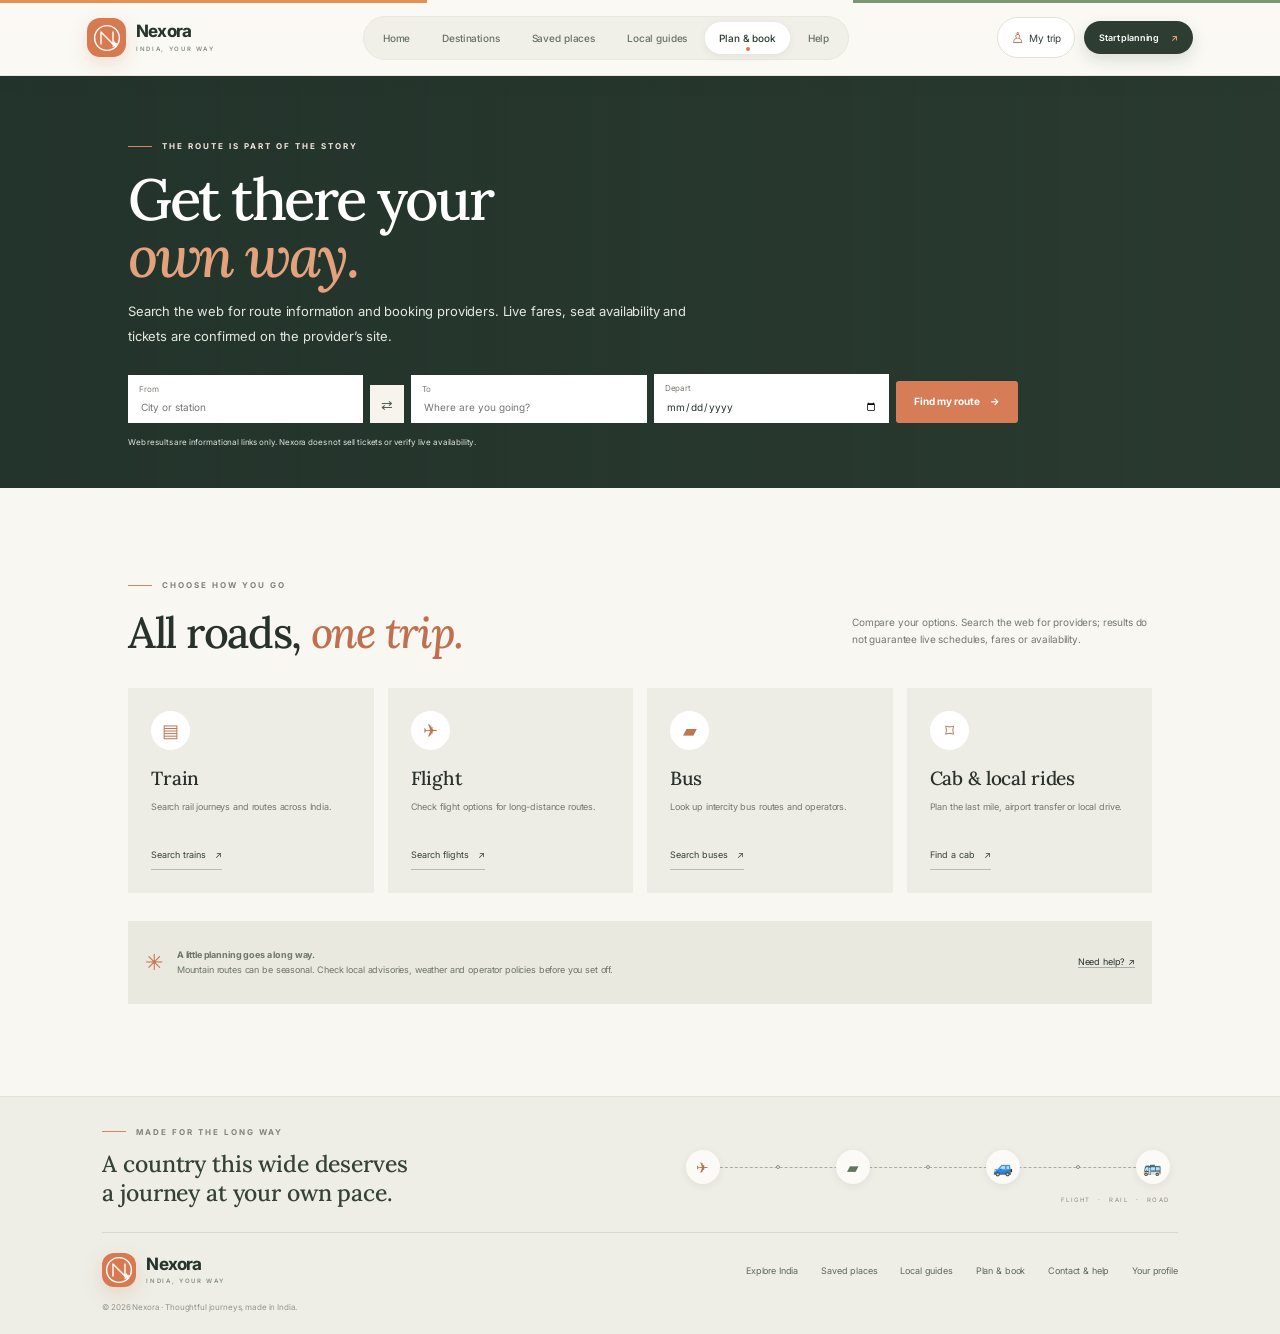
<file: booking.html>
<!doctype html><html lang="en"><head><meta charset="UTF-8"><meta name="viewport" content="width=device-width,initial-scale=1"><meta name="theme-color" content="#f8f7f2"><title>Plan & Book Travel — Nexora</title><link rel="preconnect" href="https://fonts.googleapis.com"><link rel="preconnect" href="https://fonts.gstatic.com" crossorigin><link href="https://fonts.googleapis.com/css2?family=DM+Sans:wght@400;500;600;700&family=Inter:wght@400;500;600;700;800&family=Lora:ital,wght@0,500;0,600;1,500;1,600&family=Open+Sans:wght@400;600;700&family=Roboto:wght@400;500;700&display=swap" rel="stylesheet"><link rel="stylesheet" href="style.css"><link rel="icon" type="image/svg+xml" href="/favicon.svg"></head><body><div id="app"></div><script src="supabase-config.js"></script><script src="places.js"></script><script src="script.js"></script></body></html>
</file>
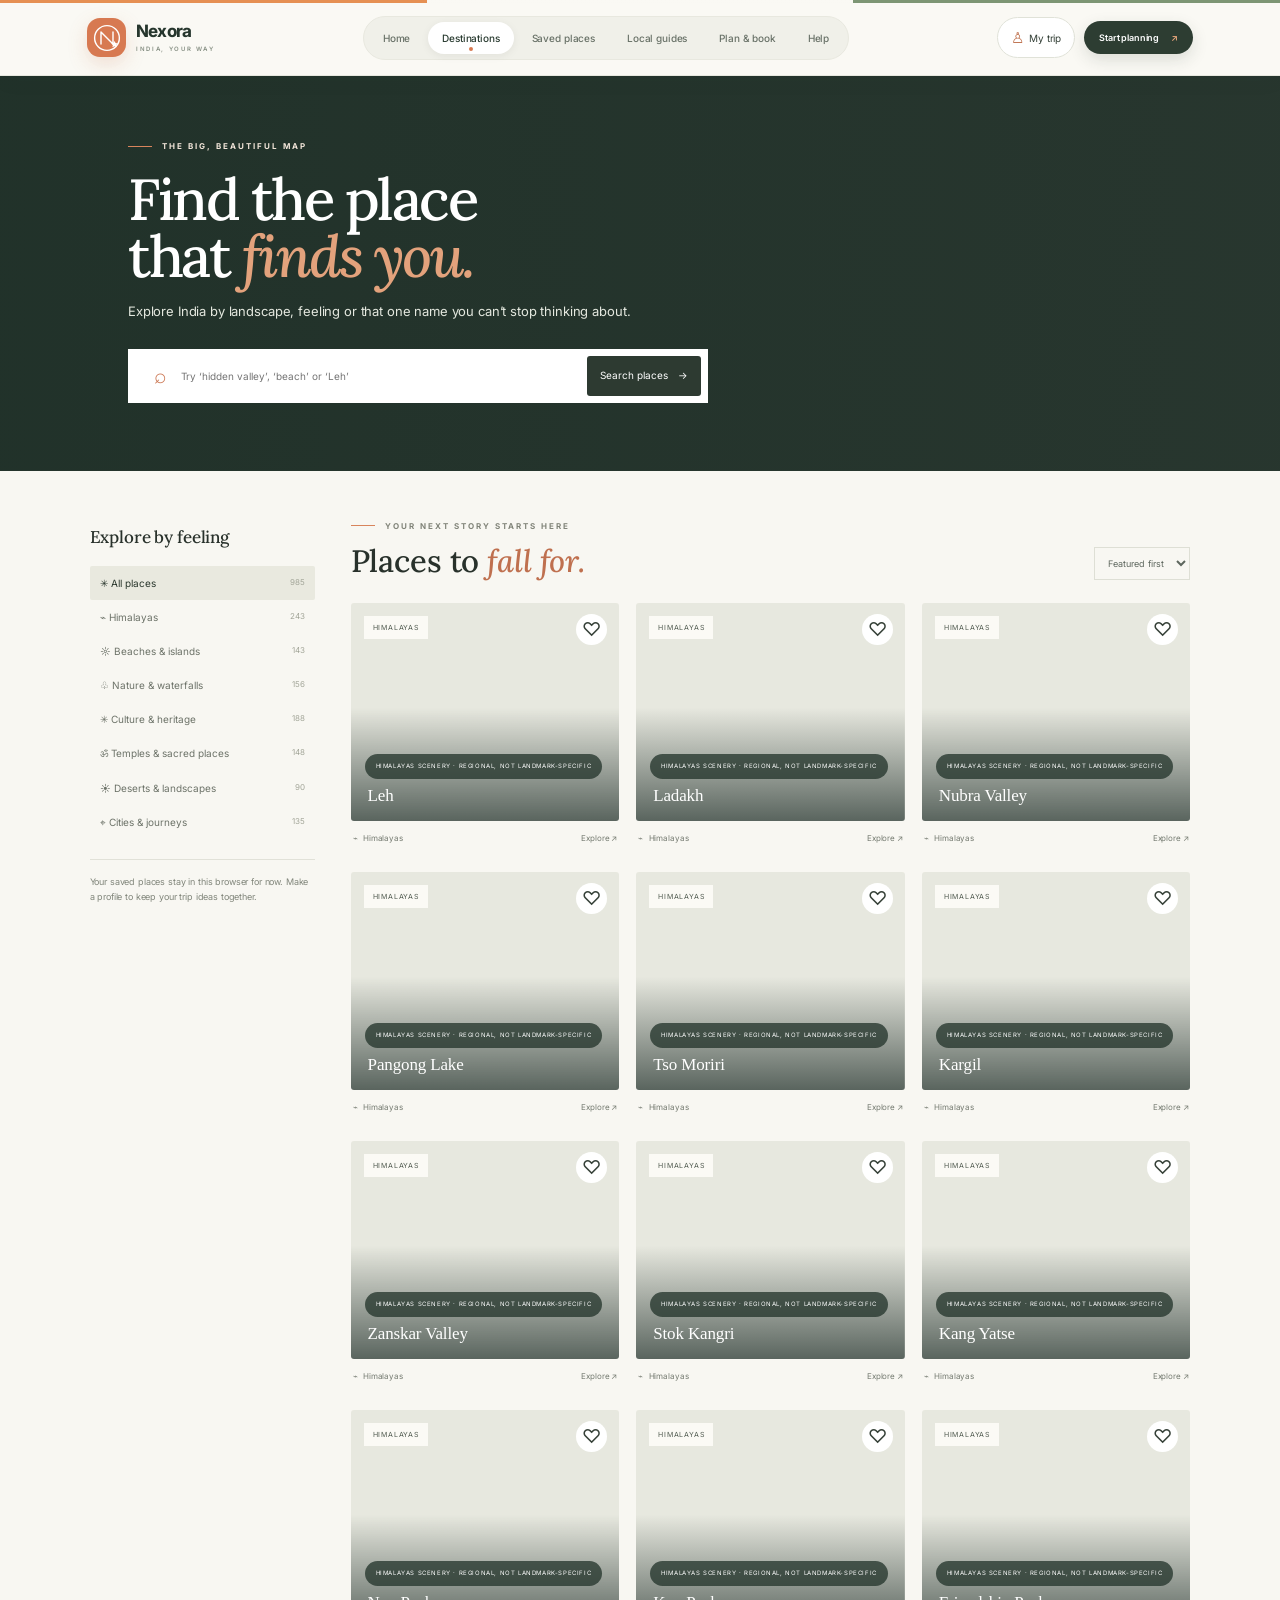
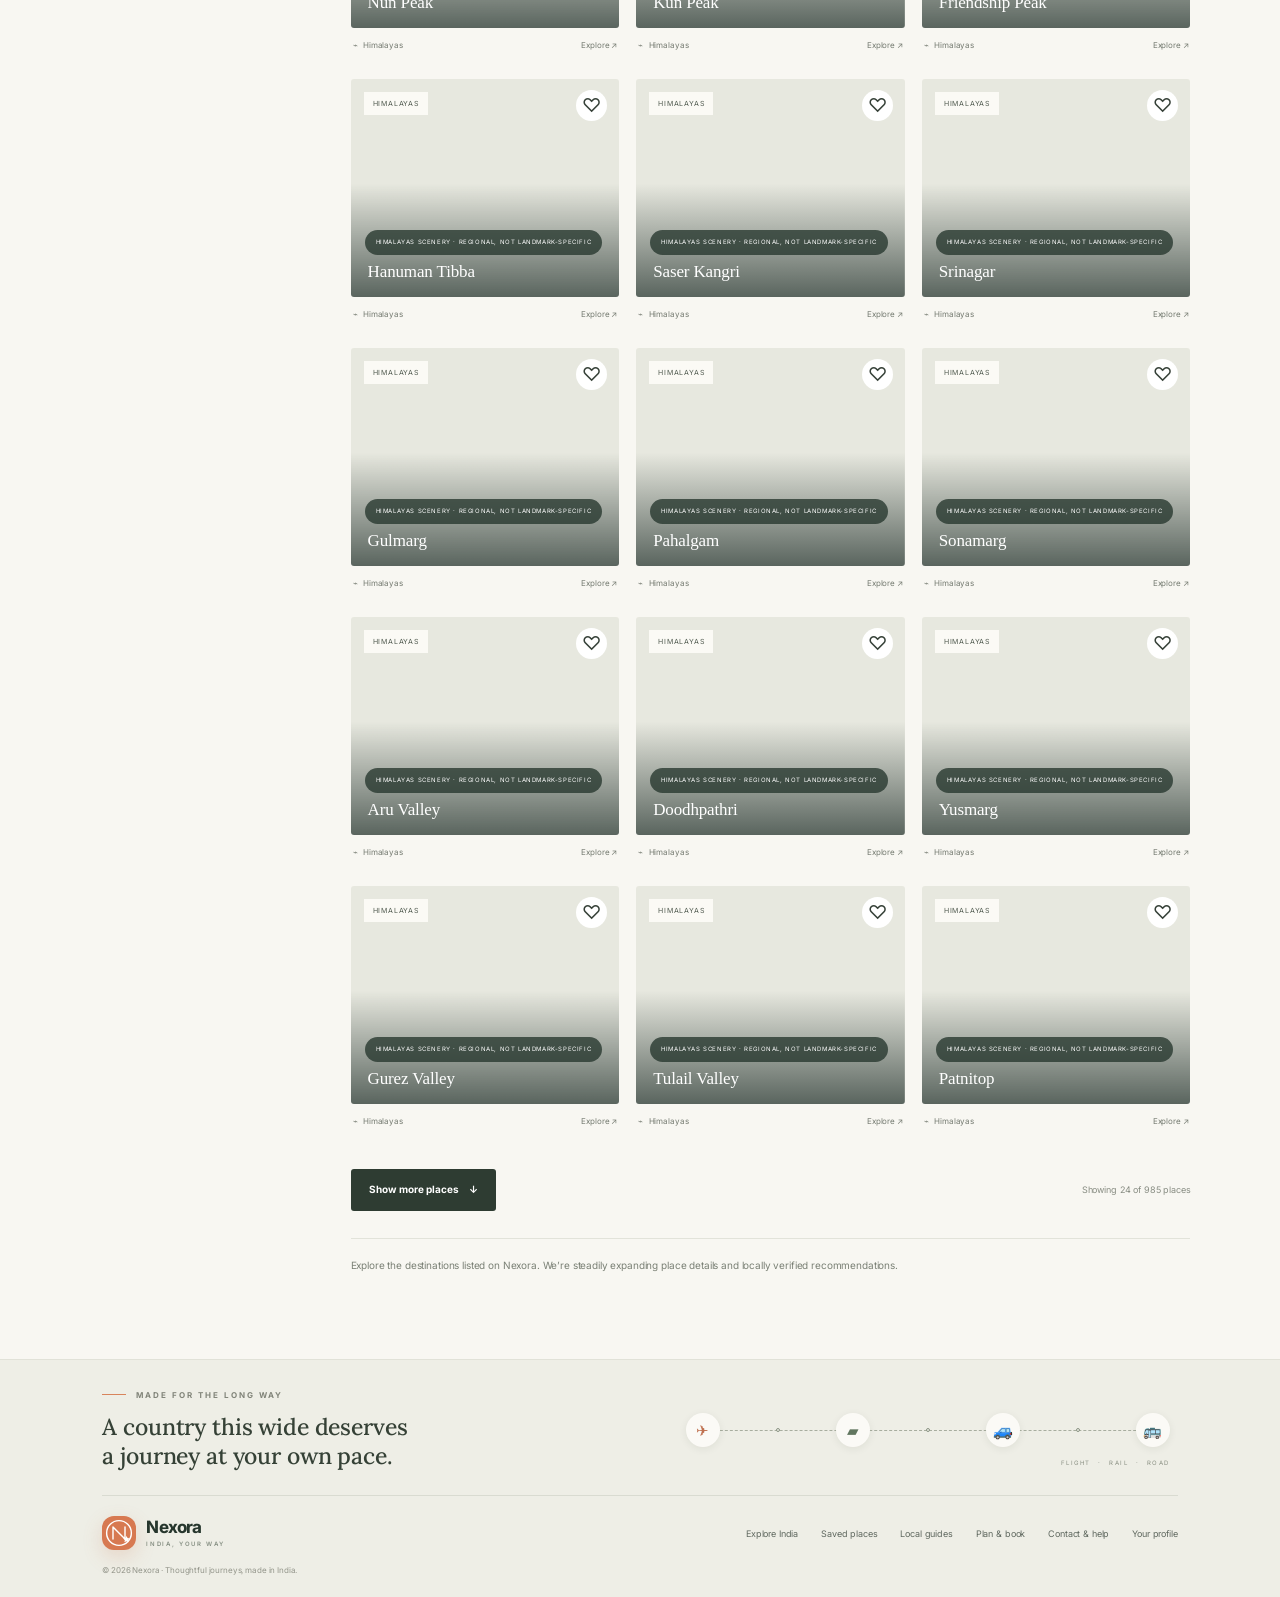
<file: destinations.html>
<!doctype html><html lang="en"><head><meta charset="UTF-8"><meta name="viewport" content="width=device-width,initial-scale=1"><meta name="theme-color" content="#f8f7f2"><title>Explore Destinations — Nexora</title><link rel="preconnect" href="https://fonts.googleapis.com"><link rel="preconnect" href="https://fonts.gstatic.com" crossorigin><link href="https://fonts.googleapis.com/css2?family=DM+Sans:wght@400;500;600;700&family=Inter:wght@400;500;600;700;800&family=Lora:ital,wght@0,500;0,600;1,500;1,600&family=Open+Sans:wght@400;600;700&family=Roboto:wght@400;500;700&display=swap" rel="stylesheet"><link rel="stylesheet" href="style.css"><link rel="icon" type="image/svg+xml" href="/favicon.svg"></head><body><div id="app"></div><script src="supabase-config.js"></script><script src="places.js"></script><script src="script.js"></script></body></html>
</file>
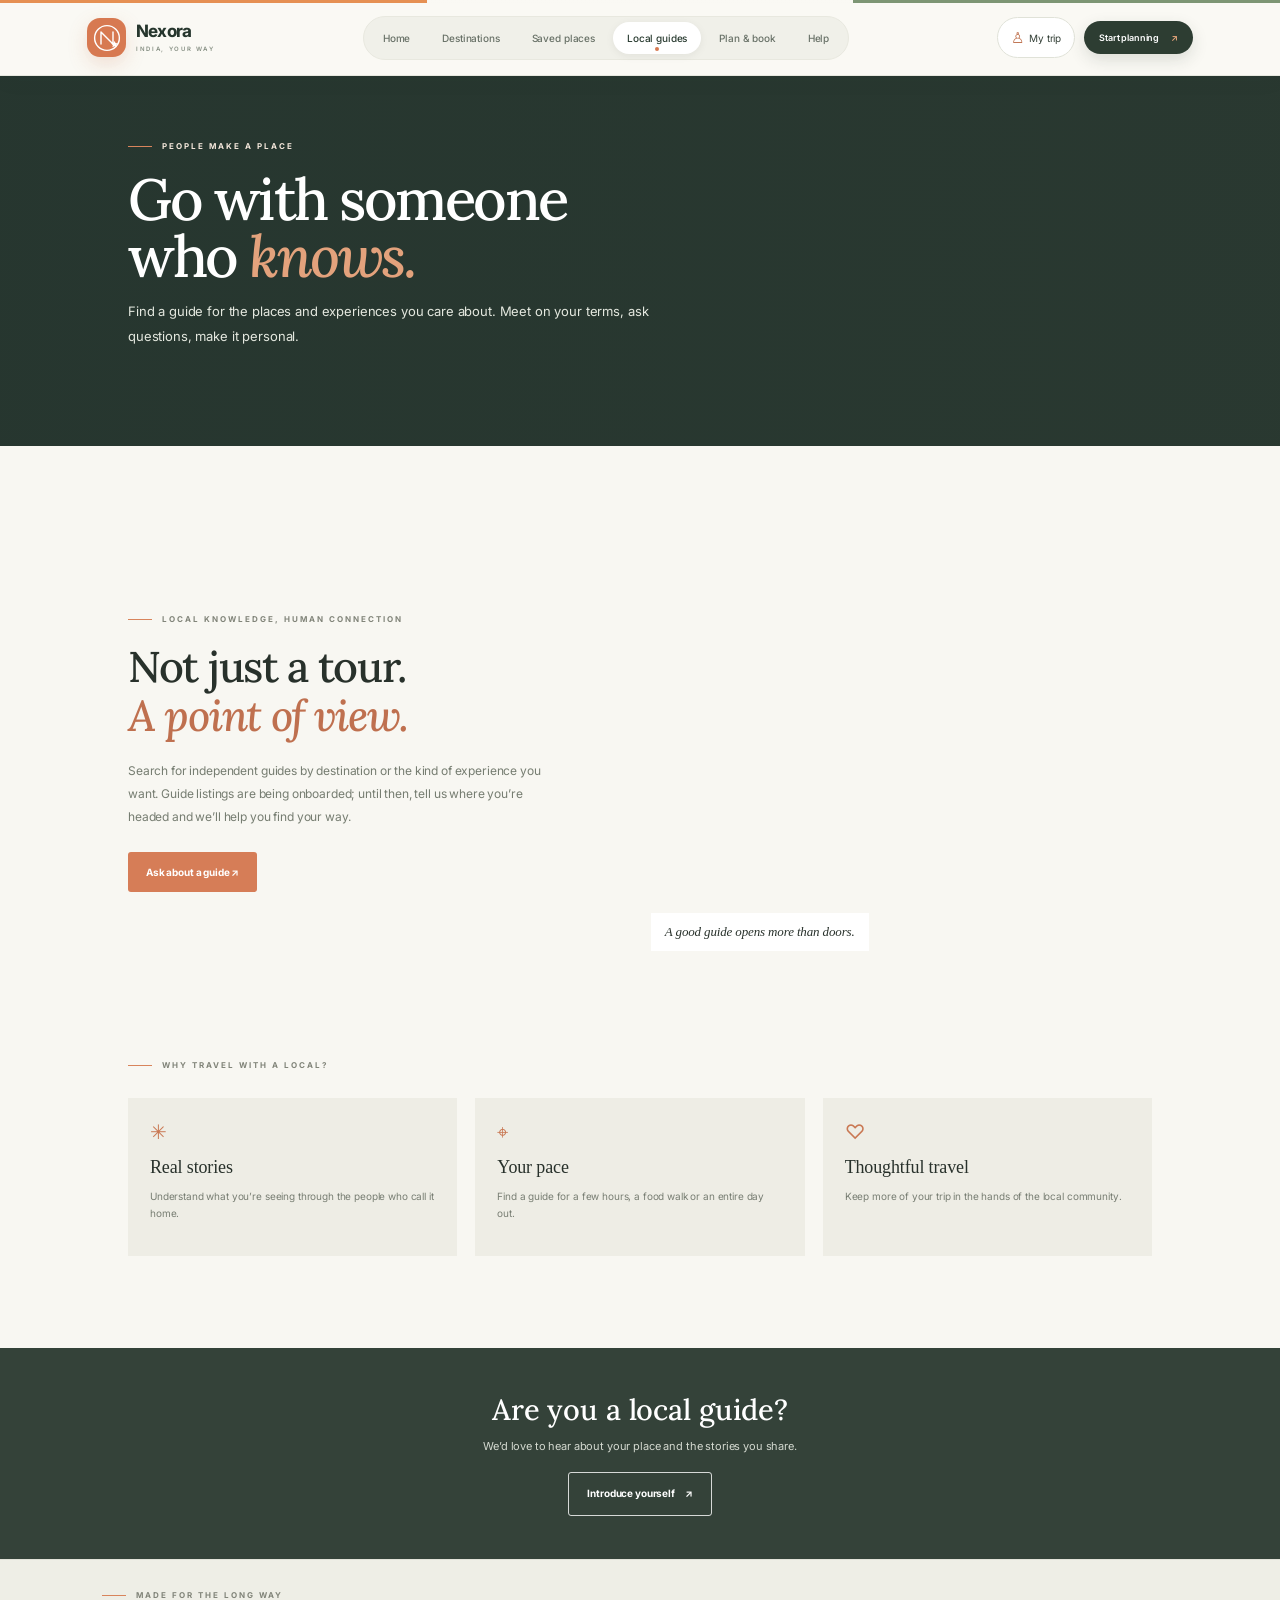
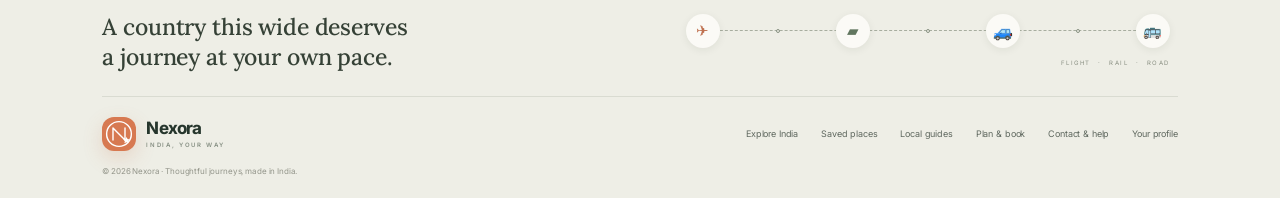
<file: guides.html>
<!doctype html><html lang="en"><head><meta charset="UTF-8"><meta name="viewport" content="width=device-width,initial-scale=1"><meta name="theme-color" content="#f8f7f2"><title>Local Guides — Nexora</title><link rel="preconnect" href="https://fonts.googleapis.com"><link rel="preconnect" href="https://fonts.gstatic.com" crossorigin><link href="https://fonts.googleapis.com/css2?family=DM+Sans:wght@400;500;600;700&family=Inter:wght@400;500;600;700;800&family=Lora:ital,wght@0,500;0,600;1,500;1,600&family=Open+Sans:wght@400;600;700&family=Roboto:wght@400;500;700&display=swap" rel="stylesheet"><link rel="stylesheet" href="style.css"><link rel="icon" type="image/svg+xml" href="/favicon.svg"></head><body><div id="app"></div><script src="supabase-config.js"></script><script src="places.js"></script><script src="script.js"></script></body></html>
</file>
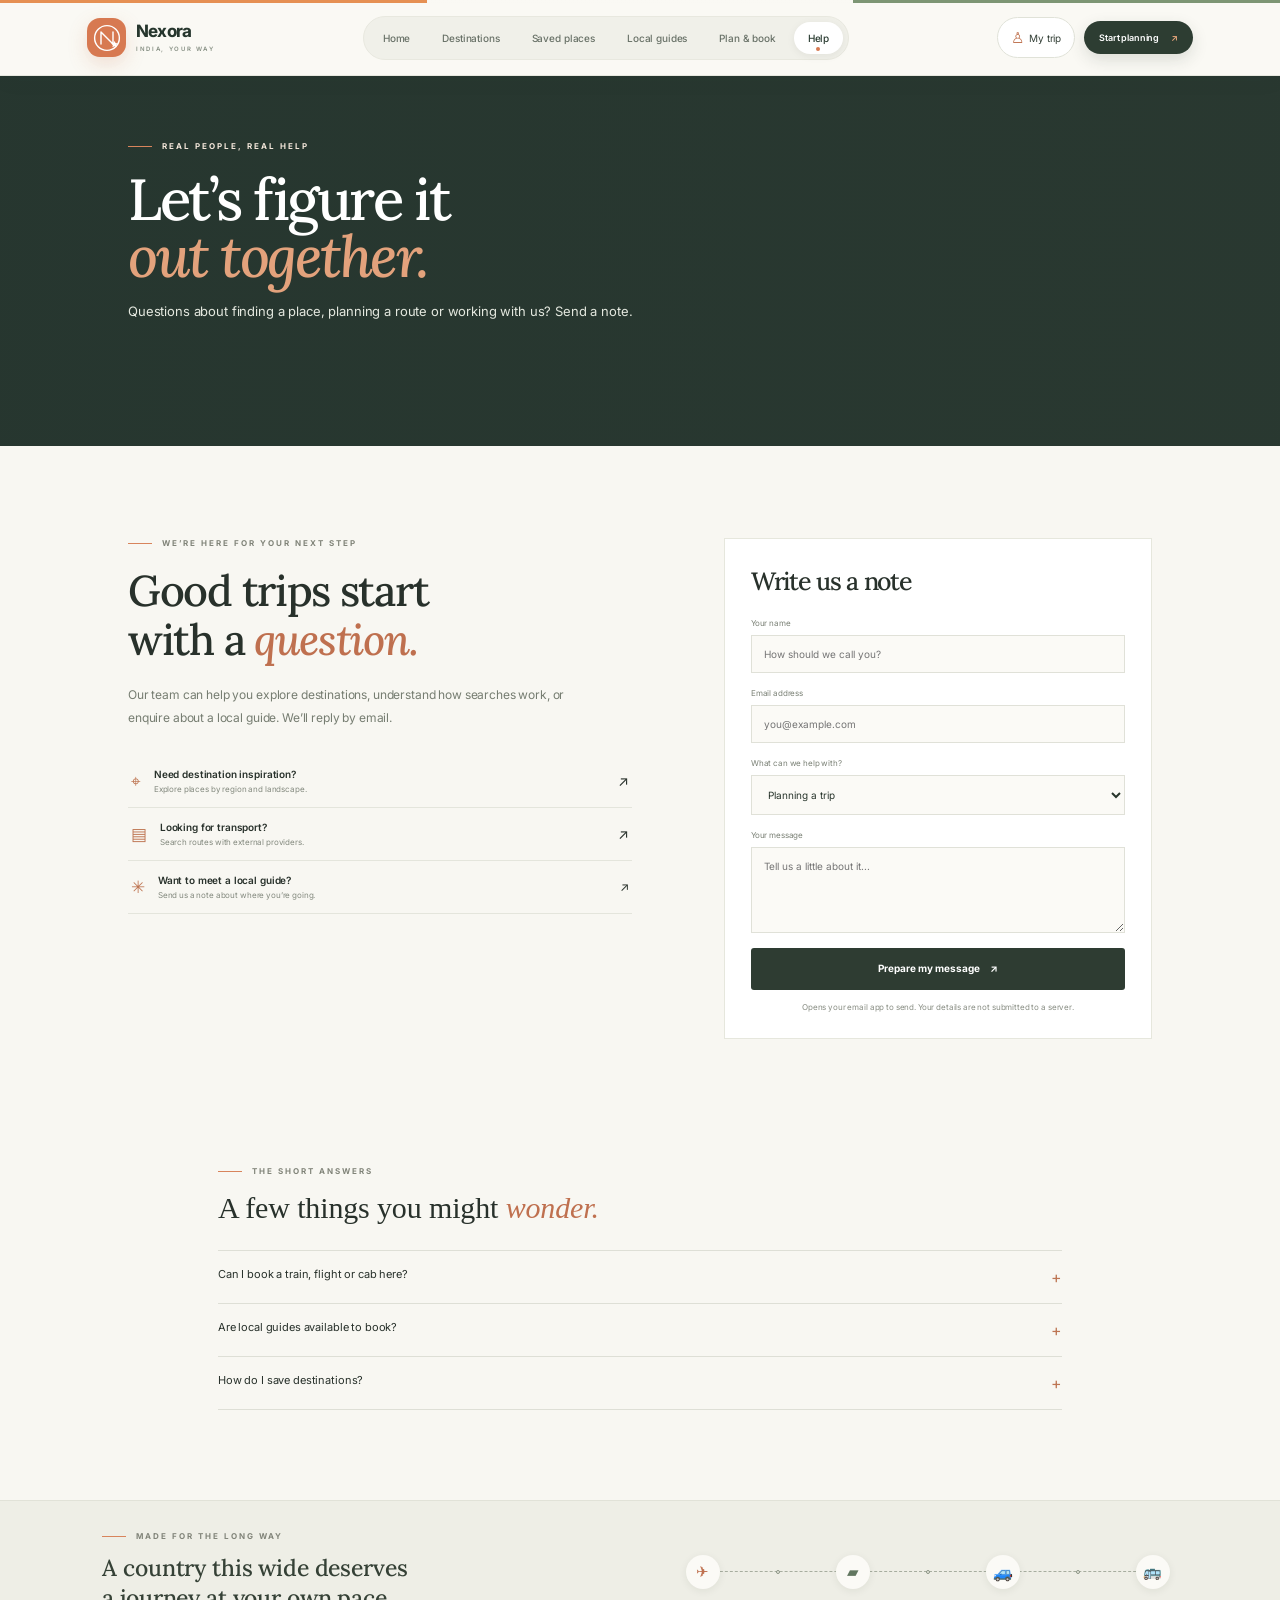
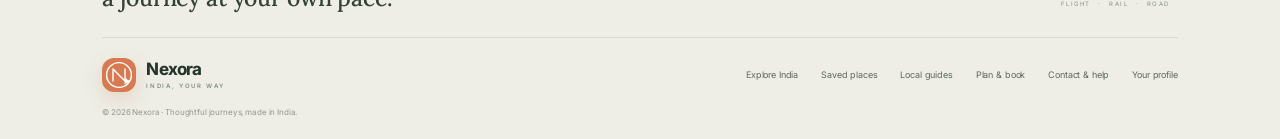
<file: help.html>
<!doctype html><html lang="en"><head><meta charset="UTF-8"><meta name="viewport" content="width=device-width,initial-scale=1"><meta name="theme-color" content="#f8f7f2"><title>Help & Contact — Nexora</title><link rel="preconnect" href="https://fonts.googleapis.com"><link rel="preconnect" href="https://fonts.gstatic.com" crossorigin><link href="https://fonts.googleapis.com/css2?family=DM+Sans:wght@400;500;600;700&family=Inter:wght@400;500;600;700;800&family=Lora:ital,wght@0,500;0,600;1,500;1,600&family=Open+Sans:wght@400;600;700&family=Roboto:wght@400;500;700&display=swap" rel="stylesheet"><link rel="stylesheet" href="style.css"><link rel="icon" type="image/svg+xml" href="/favicon.svg"></head><body><div id="app"></div><script src="supabase-config.js"></script><script src="places.js"></script><script src="script.js"></script></body></html>
</file>
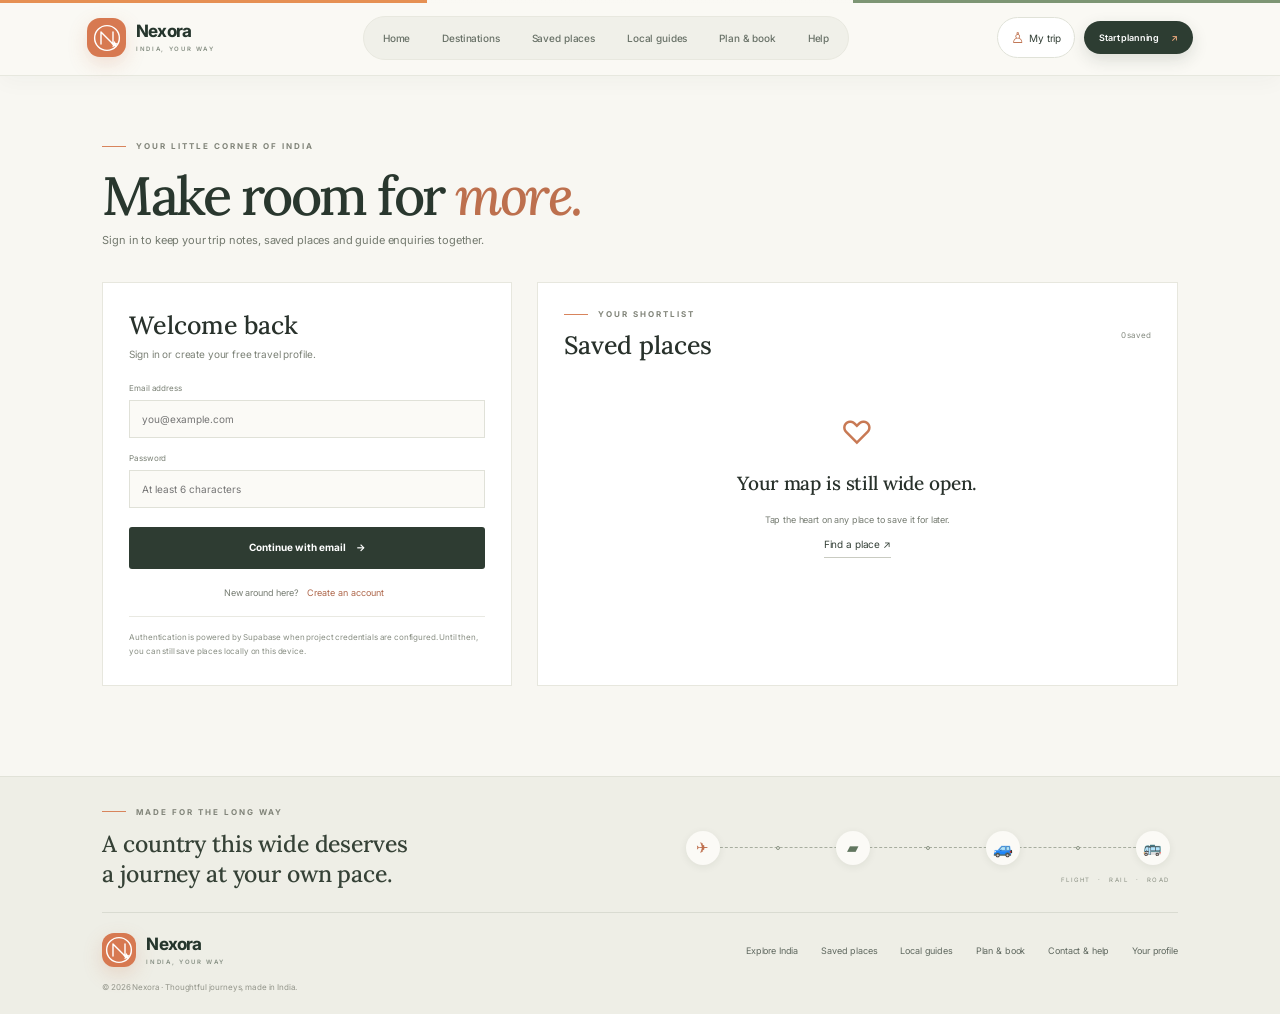
<file: profile.html>
<!doctype html><html lang="en"><head><meta charset="UTF-8"><meta name="viewport" content="width=device-width,initial-scale=1"><meta name="theme-color" content="#f8f7f2"><title>Your Travel Profile — Nexora</title><link rel="preconnect" href="https://fonts.googleapis.com"><link rel="preconnect" href="https://fonts.gstatic.com" crossorigin><link href="https://fonts.googleapis.com/css2?family=DM+Sans:wght@400;500;600;700&family=Inter:wght@400;500;600;700;800&family=Lora:ital,wght@0,500;0,600;1,500;1,600&family=Open+Sans:wght@400;600;700&family=Roboto:wght@400;500;700&display=swap" rel="stylesheet"><link rel="stylesheet" href="style.css"><link rel="icon" type="image/svg+xml" href="/favicon.svg"></head><body><div id="app"></div><script src="supabase-config.js"></script><script src="places.js"></script><script src="script.js"></script></body></html>
</file>
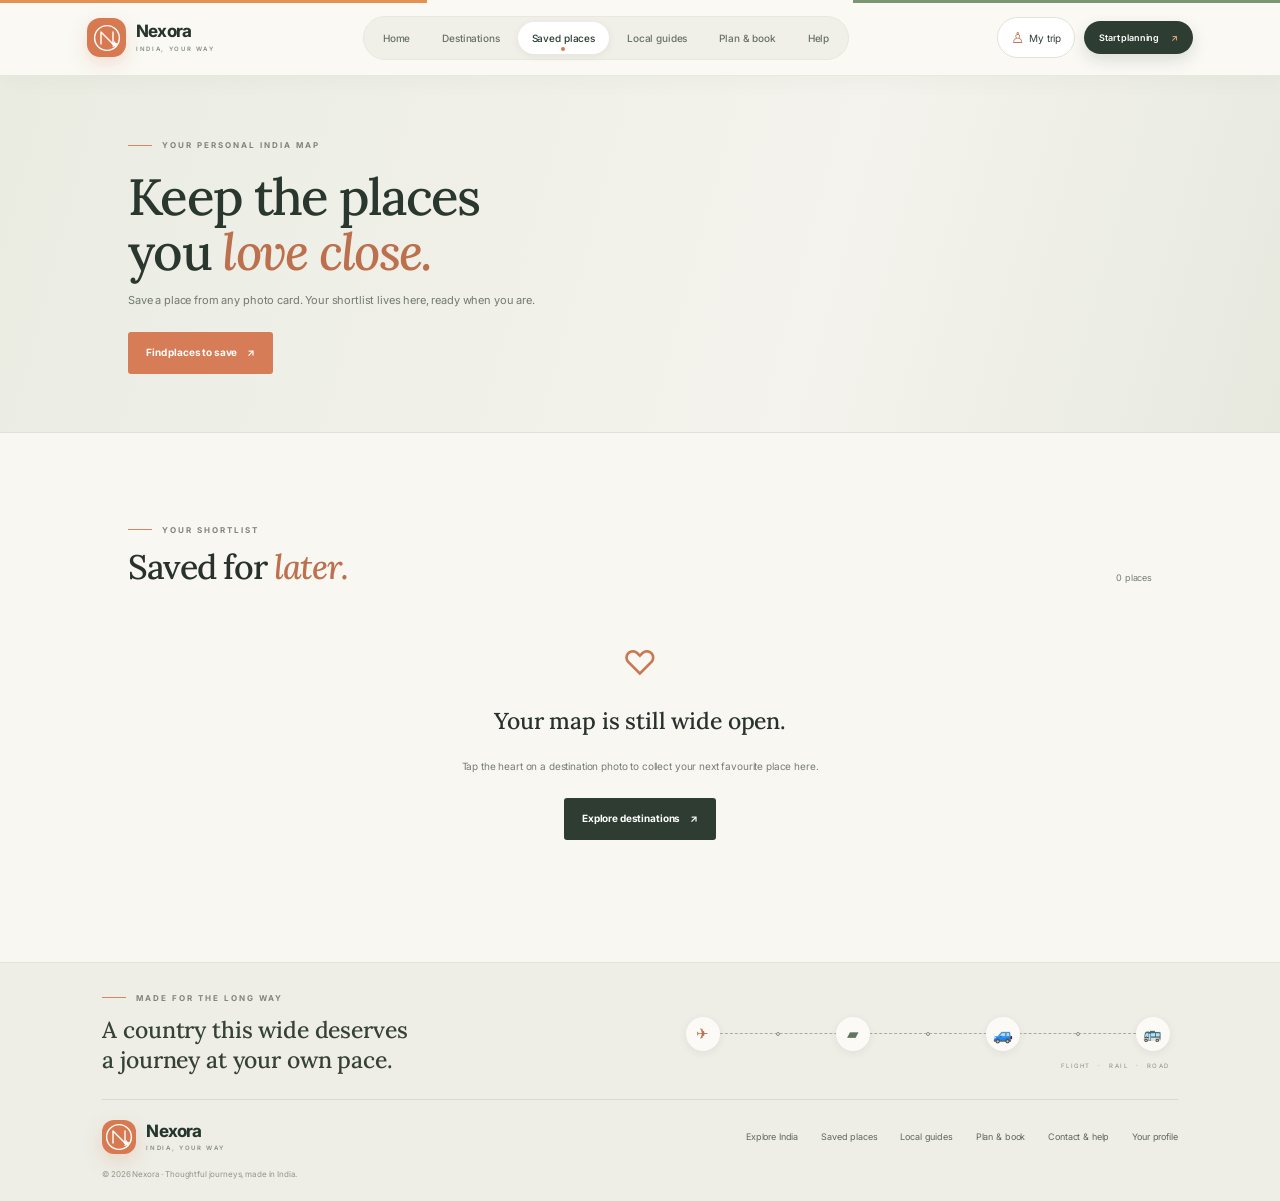
<file: saved.html>
<!doctype html><html lang="en"><head><meta charset="UTF-8"><meta name="viewport" content="width=device-width,initial-scale=1"><meta name="theme-color" content="#f8f7f2"><title>Saved Places — Nexora</title><link rel="preconnect" href="https://fonts.googleapis.com"><link rel="preconnect" href="https://fonts.gstatic.com" crossorigin><link href="https://fonts.googleapis.com/css2?family=DM+Sans:wght@400;500;600;700&family=Inter:wght@400;500;600;700;800&family=Lora:ital,wght@0,500;0,600;1,500;1,600&family=Open+Sans:wght@400;600;700&family=Roboto:wght@400;500;700&display=swap" rel="stylesheet"><link rel="stylesheet" href="style.css"><link rel="icon" type="image/svg+xml" href="/favicon.svg"></head><body><div id="app"></div><script src="supabase-config.js"></script><script src="places.js"></script><script src="script.js"></script></body></html>
</file>
<file: style.css>
*{box-sizing:border-box}html{scroll-behavior:smooth}body{margin:0;background:#f8f7f2;color:#28312b;font-family:'DM Sans',sans-serif;font-size:14px}a{color:inherit;text-decoration:none}button,input,select,textarea{font:inherit}.topbar{height:78px;padding:0 7%;background:#faf9f4;display:flex;align-items:center;justify-content:space-between;position:relative;z-index:8;border-bottom:1px solid #eae9e0}.logo{display:flex;align-items:center;gap:9px;font-weight:700;font-size:17px;letter-spacing:-.6px;white-space:nowrap}.logo b{color:#9a6b50;font-weight:500}.logo-icon{width:31px;height:31px;display:grid;place-items:center;border-radius:50%;background:#d77951;color:#fff;font-family:'Playfair Display';font-style:italic;font-size:22px}.main-nav{display:flex;gap:31px;color:#5f685f;font-size:11px}.main-nav a{transition:color .2s}.main-nav a:hover{color:#c56d4b}.nav-actions{display:flex;align-items:center}.profile-link{border:1px solid #dadbd1;border-radius:3px;padding:10px 13px;font-size:10px;color:#354138}.profile-link>span:first-child{font-size:14px;color:#c87654;margin-right:5px}.hamburger{display:none;background:none;border:0;font-size:22px}.home-hero{height:605px;position:relative;overflow:hidden;color:white;display:flex;align-items:center}.hero-img{position:absolute;inset:0;background-position:center 54%;background-size:cover;transform:scale(1.01);animation:slowpan 20s infinite alternate}.hero-copy{position:relative;margin-left:11%;width:min(620px,70%);animation:fadeup .8s ease both}.eyebrow{display:flex;align-items:center;gap:10px;font-size:8px;letter-spacing:2px;font-weight:700;color:#f5e8dc}.eyebrow span{display:inline-block;width:24px;height:1px;background:#d8845c}.eyebrow.dark{color:#818479}.home-hero h1,.page-hero h1,.profile-heading h1{font:500 76px/.99 'Playfair Display',serif;letter-spacing:-2.5px;margin:27px 0 19px}.home-hero h1 em,.page-hero h1 em,.profile-heading h1 em,.section h2 em,.guide-intro h2 em,.help-copy h2 em{color:#e3a27c;font-weight:500}.home-hero p,.page-hero>p{font-size:13px;line-height:1.9;color:#e4e8df;max-width:435px}.hero-buttons{display:flex;align-items:center;gap:25px;margin-top:26px}.btn{display:inline-flex;align-items:center;justify-content:center;gap:15px;border:0;cursor:pointer;padding:14px 18px;font-size:10px;font-weight:700;transition:.22s}.btn-orange{background:#d67d57;color:white}.btn-orange:hover{background:#b96543;transform:translateY(-2px)}.btn-light{border:1px solid #fffc;color:white;background:transparent}.btn-light:hover{background:white;color:#29382d}.btn-dark{background:#2e3c32;color:#fff}.btn-dark:hover{background:#475b49}.under-link{font-size:10px;border-bottom:1px solid #ffffff88;padding-bottom:7px}.under-link span{margin-left:10px}.dark-link{color:#354138;border-color:#c9cbc1}.hero-trust{display:flex;gap:22px;margin-top:52px;font-size:9px;color:#fff}.hero-side-note{position:absolute;right:7.5%;bottom:54px;font:italic 13px/1.6 'Playfair Display';color:#f4ece2}.quick-search{max-width:990px;margin:-33px auto 0;position:relative;z-index:2;padding:0 25px}.quick-search form{height:70px;padding:9px 10px 9px 22px;box-shadow:0 12px 40px #1a251b20;background:#fff;display:flex;align-items:center;gap:15px}.search-icon{font-size:24px;color:#d47b55}.quick-search input{flex:1;border:0;outline:0;font-size:12px;color:#303b32}.quick-search input::placeholder{color:#90958b}.quick-search form button,.destination-search button{background:#2d3a31;color:white;border:0;height:50px;padding:0 18px;font-size:10px;cursor:pointer}.quick-search form button span{padding-left:15px}.section{padding:92px 10%}.intro-grid{display:grid;grid-template-columns:1.1fr .9fr;gap:8%;align-items:end;padding-bottom:66px}.section h2,.guide-intro h2,.help-copy h2{font:500 43px/1.13 'Playfair Display',serif;letter-spacing:-1.3px;margin:19px 0 0}.section h2 em,.guide-intro h2 em,.help-copy h2 em{color:#bf704f}.intro-text{font-size:13px;line-height:1.9;color:#71776e;margin:0 0 18px;max-width:440px}.feature-band{padding:0 10% 90px;display:grid;grid-template-columns:repeat(3,1fr);gap:13px}.feature-tile{height:330px;position:relative;color:white;padding:26px;display:flex;flex-direction:column;justify-content:flex-end;overflow:hidden;background-position:center;background-size:cover;transition:transform .3s}.feature-tile:before{content:'';position:absolute;inset:0;background:linear-gradient(0deg,#18291ee3,#1b2e3030 85%);transition:background .3s}.feature-tile:hover{transform:translateY(-5px)}.feature-tile>*{position:relative}.feature-tile>span{position:absolute;top:25px;left:25px;font-size:8px;letter-spacing:1.4px;color:#eee}.feature-tile h3{font:500 30px/1.1 'Playfair Display';margin:0 0 10px}.feature-tile p{max-width:230px;font-size:10px;line-height:1.7;color:#eee}.feature-tile b{font-size:9px;margin-top:12px}.tile-places{background-image:url('https://images.unsplash.com/photo-1605649487212-47bdab064df7?auto=format&fit=crop&w=900&q=85')}.tile-guide{background-image:url('https://images.unsplash.com/photo-1477587458883-47145ed94245?auto=format&fit=crop&w=900&q=85')}.tile-planning{background-image:url('https://images.unsplash.com/photo-1470770841072-f978cf4d019e?auto=format&fit=crop&w=900&q=85')}.picks{padding-top:8px}.section-title{display:flex;align-items:end;justify-content:space-between;margin-bottom:30px}.section-title .under-link{margin-bottom:6px}.card-grid{display:grid;grid-template-columns:repeat(3,minmax(0,1fr));gap:18px}.dest-card{min-width:0}.dest-img{display:block;position:relative;height:290px;background:linear-gradient(0deg,#13231eaa,transparent 45%),var(--cardimg) center/cover;overflow:hidden}.dest-img:before{content:'';position:absolute;inset:0;background:var(--cardimg) center/cover;transition:transform .65s}.dest-img:hover:before{transform:scale(1.06)}.dest-type,.save-place,.dest-label{position:absolute;z-index:1}.dest-type{left:13px;top:13px;background:#fbfaf5;padding:7px 9px;font-size:7px;letter-spacing:.8px;text-transform:uppercase;color:#525c51}.save-place{right:12px;top:11px;background:#fff;border-radius:50%;width:31px;height:31px;display:grid;place-items:center;color:#354037;font-size:19px;cursor:pointer}.save-place.is-saved{color:#d47753}.dest-label{left:17px;bottom:15px;font:500 21px 'Playfair Display';color:white}.dest-card-bottom{display:flex;justify-content:space-between;padding:12px 2px;color:#747a70;font-size:8px}.local-banner{display:grid;grid-template-columns:1fr 1fr;min-height:440px;background:#2e3b32;color:white}.local-image{background-position:center;background-size:cover;min-height:440px}.local-banner>div:last-child{padding:69px 13%}.local-banner h2{font:500 43px/1.08 'Playfair Display';margin:20px 0}.local-banner p{max-width:380px;font-size:12px;line-height:1.9;color:#d2d7cf;margin-bottom:25px}.steps h2{margin-bottom:34px}.step-grid{display:grid;grid-template-columns:repeat(3,1fr);gap:40px;margin-top:31px}.step-grid>div{border-top:1px solid #d9dacf;padding-top:17px}.step-grid b{color:#c67452;font-size:10px}.step-grid h3{font:500 20px 'Playfair Display';margin:13px 0 8px}.step-grid p{font-size:10px;line-height:1.8;color:#777c72}.newsletter{background:#eae9df;padding:48px 10%;display:flex;align-items:center;justify-content:space-between;gap:40px}.newsletter h2{font:500 28px 'Playfair Display';margin:12px 0}.newsletter p{font-size:10px;color:#72786d}.newsletter form{display:flex;width:42%;border-bottom:1px solid #9c9f94}.newsletter input{flex:1;min-width:0;padding:13px 0;background:transparent;border:0;outline:0;font-size:10px}.newsletter button{border:0;background:transparent;font-size:10px;color:#334035;cursor:pointer}.footer{background:#f8f7f2;padding:29px 7% 20px;display:grid;grid-template-columns:1fr 1fr;align-items:center;gap:16px}.footer>p{font:italic 13px 'Playfair Display';color:#72786d;text-align:right}.footer>div{display:flex;gap:23px;font-size:9px;color:#5f685f}.footer>small{font-size:8px;color:#93958a;text-align:right}.page-hero{min-height:370px;background:#2d3b32;color:#fff;padding:65px 10% 68px;position:relative;background-size:cover;background-position:center}.page-hero h1{font-size:58px;margin:20px 0 13px}.page-hero>p{margin:0;max-width:580px}.destination-hero{background-image:linear-gradient(90deg,#203129e8,#24332c9c),url('https://images.unsplash.com/photo-1470770841072-f978cf4d019e?auto=format&fit=crop&w=1600&q=85')}.destination-search{position:relative;margin-top:25px;width:min(580px,100%);height:54px;display:flex;align-items:center;background:#fff;padding-left:14px}.destination-search>span{font-size:21px;color:#cc7854;margin:0 12px}.destination-search input{flex:1;min-width:50px;border:0;outline:0;color:#253028;font-size:10px}.destination-search button{height:40px;margin-right:7px;padding:0 13px}.search-suggest{display:none;position:absolute;background:white;box-shadow:0 10px 32px #0c1a1430;z-index:6;width:min(580px,calc(100% - 40px));max-height:330px;overflow-y:auto;color:#29362e}.search-suggest.visible{display:block}.search-suggest button{width:100%;background:#fff;border:0;border-bottom:1px solid #eee;text-align:left;padding:11px 14px;display:grid;grid-template-columns:25px 1fr auto 20px;align-items:center;gap:5px;cursor:pointer;color:#354137}.search-suggest button:hover{background:#f7f5ee}.search-suggest button>span:first-child{color:#bd7654}.search-suggest b{font-size:10px}.search-suggest small{font-size:8px;color:#858b80}.result-arrow{color:#c67c59}.no-suggestions{font-size:10px;color:#737b70;padding:10px 15px}.browse-shell{display:grid;grid-template-columns:225px 1fr;gap:36px;padding:50px 7% 85px;max-width:1600px;margin:auto}.category-rail{position:sticky;align-self:start;top:20px;padding-top:5px}.category-rail h3{font:500 17px 'Playfair Display';margin:0 0 18px}.category-chip{width:100%;padding:11px 10px;border:0;background:transparent;display:flex;justify-content:space-between;text-align:left;color:#6d7369;font-size:10px;border-radius:2px;cursor:pointer}.category-chip span{color:#a2a598;font-size:8px}.category-chip.selected,.category-chip:hover{background:#e9e9df;color:#2b382e}.rail-note{border-top:1px solid #e1e1d8;margin-top:19px;padding-top:14px;font-size:9px;line-height:1.7;color:#81867b}.results-top{display:flex;align-items:end;justify-content:space-between;margin-bottom:23px}.results-top h2{font:500 31px 'Playfair Display';margin:10px 0 0}.results-top h2 em{color:#bf704f}.results-top select{background:transparent;border:1px solid #dedfd5;padding:9px;font-size:9px;color:#5e675e}.result-grid{grid-template-columns:repeat(3,minmax(0,1fr));gap:17px}.result-grid .dest-img{height:218px}.result-grid .dest-label{font-size:17px}.active-filter-row{display:flex;gap:10px;align-items:center;font-size:9px;color:#73786f}.active-filter-row button{background:none;border:0;color:#b56a4a;cursor:pointer}.load-more-row{display:flex;justify-content:space-between;align-items:center;margin-top:31px}.load-more-row span{font-size:9px;color:#888d83}.load-more-row button[hidden]{display:none}.empty-state{text-align:center;padding:70px 15px}.empty-state>span{font-size:36px;color:#cb7954}.empty-state h3{font:500 24px 'Playfair Display'}.empty-state p,.catalogue-note{font-size:10px;color:#7a8075}.catalogue-note{line-height:1.8;margin:27px 0 0;border-top:1px solid #e2e3da;padding-top:17px}.guide-hero{background-image:linear-gradient(90deg,#26362fee,#26362f87),url('https://images.unsplash.com/photo-1530789253388-582c481c54b0?auto=format&fit=crop&w=1800&q=85')}.guide-layout{display:grid;grid-template-columns:.9fr 1.1fr;gap:8%;align-items:center}.guide-intro>p,.help-copy>p{font-size:12px;line-height:1.9;color:#767d71;max-width:440px;margin:20px 0 23px}.guide-photo{height:430px;background-position:center;background-size:cover;position:relative}.photo-label{position:absolute;bottom:17px;left:17px;padding:11px 14px;background:#fff;font:italic 13px 'Playfair Display'}.guide-benefits{padding-top:0}.benefit-grid{display:grid;grid-template-columns:repeat(3,1fr);gap:18px;margin-top:28px}.benefit-grid article{padding:22px;background:#eeede5;min-height:158px}.benefit-grid article>span{font-size:20px;color:#c97853}.benefit-grid h3{font:500 18px 'Playfair Display';margin:13px 0 7px}.benefit-grid p{font-size:10px;line-height:1.7;color:#787e73}.guide-cta{padding:43px 8%;text-align:center;background:#344239;color:#fff}.guide-cta h2{font:500 29px 'Playfair Display';margin:0}.guide-cta p{font-size:11px;color:#d4d9d0}.guide-cta .btn{margin-top:8px}.booking-hero{background-image:linear-gradient(90deg,#22332be8,#26382d99),url('https://images.unsplash.com/photo-1470770841072-f978cf4d019e?auto=format&fit=crop&w=1800&q=85');padding-bottom:38px}.booking-form{margin-top:26px;display:grid;grid-template-columns:1fr 34px 1fr 1fr auto;gap:7px;max-width:890px;align-items:end}.booking-form label,.contact-form label,.auth-card label{display:block;font-size:8px;color:#7a8075}.booking-form label{background:#fff;padding:9px 11px;color:#777d72}.booking-form input{display:block;width:100%;border:0;outline:0;padding-top:7px;font-size:10px;color:#28342c}.swap-btn{height:38px;background:#f6f4ed;border:0;color:#526051;cursor:pointer}.booking-form>.btn{height:42px;white-space:nowrap}.booking-note{font-size:8px!important;margin-top:12px!important;color:#e0e5dc!important}.booking-providers .section-title>p{font-size:10px;line-height:1.7;color:#747a70;max-width:300px}.provider-grid{display:grid;grid-template-columns:repeat(4,1fr);gap:14px}.provider-grid article{padding:22px;background:#eeede5;border:1px solid transparent;transition:.2s}.provider-grid article.provider-active{border-color:#c87954;background:#f2e8df}.provider-icon{width:39px;height:39px;border-radius:50%;display:grid;place-items:center;background:#fff;color:#bf7653;font-size:18px}.provider-grid h3{font:500 19px 'Playfair Display';margin:16px 0 7px}.provider-grid p{min-height:34px;font-size:9px;line-height:1.7;color:#72786e}.provider-btn{border:0;border-bottom:1px solid #b9bbb0;background:none;padding:7px 0;font-size:9px;color:#364136;cursor:pointer}.route-tip{margin-top:28px;padding:17px;background:#e9e9df;display:flex;align-items:center;gap:14px}.route-tip>span{font-size:22px;color:#c77450}.route-tip p{flex:1;font-size:9px;line-height:1.7;color:#6d756a}.route-tip a{font-size:9px;border-bottom:1px solid #aaa}.profile-shell{padding:65px 8% 90px;max-width:1440px;margin:auto}.profile-heading h1{color:#29372e;font-size:54px;margin:18px 0 10px}.profile-heading h1 em{color:#bd704e}.profile-heading>p{font-size:11px;color:#73796e}.profile-columns{display:grid;grid-template-columns:.78fr 1.22fr;gap:25px;margin-top:35px}.auth-card,.saved-card{background:#fff;padding:26px;border:1px solid #e7e7de}.auth-card h2,.saved-card h2,.contact-form h2{font:500 25px 'Playfair Display';margin:0 0 7px}.auth-card>p{font-size:10px;color:#7b8176;margin:0 0 23px}.auth-card label,.contact-form label{margin-bottom:15px}.auth-card input,.contact-form input,.contact-form select,.contact-form textarea{display:block;width:100%;border:1px solid #e0e1d8;background:#fbfaf6;padding:12px;margin-top:7px;outline:none;font-size:10px;color:#28352c}.auth-card input:focus,.contact-form input:focus,.contact-form textarea:focus{border-color:#9aab94}.auth-card .btn{width:100%;margin-top:4px}.auth-switch{text-align:center;font-size:9px;color:#777d73;margin:17px}.auth-switch button{border:0;background:none;color:#ae674b;cursor:pointer}.auth-message{font-size:9px;line-height:1.6;color:#3c6746}.privacy-note{display:block;font-size:8px;line-height:1.7;color:#888e83;border-top:1px solid #e9e9e2;padding-top:14px}.saved-header{display:flex;justify-content:space-between;align-items:center}.saved-header h2{margin:10px 0 0}.saved-count{font-size:8px;color:#858b80}.saved-grid{margin-top:17px;display:grid;grid-template-columns:repeat(2,1fr);gap:13px}.saved-grid .dest-img{height:180px}.saved-empty{grid-column:1/-1;text-align:center;padding:35px}.saved-empty>span{font-size:32px;color:#c87954}.saved-empty h3{font:500 19px 'Playfair Display'}.saved-empty p{font-size:9px;color:#777d73}.help-hero{background-image:linear-gradient(90deg,#26362fee,#26362f90),url('https://images.unsplash.com/photo-1470770841072-f978cf4d019e?auto=format&fit=crop&w=1800&q=85')}.help-layout{display:grid;grid-template-columns:1fr .85fr;gap:9%;align-items:start}.help-quick{margin-top:25px}.help-quick a{display:flex;align-items:center;gap:13px;padding:13px 3px;border-bottom:1px solid #e4e5dc}.help-quick a>span{font-size:17px;color:#be7552}.help-quick a div{flex:1}.help-quick b,.help-quick small{display:block}.help-quick b{font-size:10px;font-weight:600}.help-quick small{font-size:8px;color:#83897e;margin-top:4px}.help-quick a:last-child{font-size:12px}.contact-form{background:#fff;padding:26px;border:1px solid #e6e7dd}.contact-form h2{margin-bottom:21px}.contact-form select{appearance:auto}.contact-form textarea{resize:vertical}.contact-form .btn{width:100%}.contact-form>small{display:block;text-align:center;font-size:8px;color:#888d83;margin-top:12px}.faq-section{padding:35px 10% 90px;max-width:1100px;margin:auto}.faq-section h2{font:500 30px 'Playfair Display';margin:15px 0 25px}.faq-section h2 em{color:#bf704f}.faq-section details{border-top:1px solid #dedfd6;padding:16px 0}.faq-section details:last-child{border-bottom:1px solid #dedfd6}.faq-section summary{font-size:11px;cursor:pointer;list-style:none;display:flex;justify-content:space-between}.faq-section summary:after{content:'+';color:#bd7553;font-size:16px}.faq-section details[open] summary:after{content:'−'}.faq-section details p{font-size:10px;line-height:1.8;color:#73796e;max-width:700px}.toast{position:fixed;z-index:20;bottom:22px;left:50%;transform:translate(-50%,18px);opacity:0;pointer-events:none;background:#2c3b31;color:#fff;font-size:10px;padding:12px 18px;transition:.25s;box-shadow:0 8px 20px #101a1330}.toast.show{opacity:1;transform:translate(-50%,0)}@keyframes fadeup{from{opacity:0;transform:translateY(17px)}to{opacity:1;transform:translateY(0)}}@keyframes slowpan{to{transform:scale(1.055)}}
@media(max-width:1000px){.topbar{padding:0 4%}.main-nav{gap:17px}.section{padding-left:7%;padding-right:7%}.feature-band{padding-left:7%;padding-right:7%}.browse-shell{padding-left:4%;padding-right:4%;grid-template-columns:195px 1fr;gap:22px}.result-grid .dest-img{height:190px}.page-hero{padding-left:7%;padding-right:7%}.booking-form{grid-template-columns:1fr 30px 1fr 1fr}.booking-form>.btn{grid-column:1/-1}.newsletter{padding-left:7%;padding-right:7%}}
@media(max-width:700px){.topbar{height:66px;padding:0 5%}.main-nav{display:none;position:absolute;top:65px;left:0;right:0;flex-direction:column;gap:0;background:#faf9f4;padding:10px 7%;box-shadow:0 12px 18px #0001}.main-nav.open{display:flex}.main-nav a{padding:12px 0;border-bottom:1px solid #ecebe4}.profile-label{display:none}.profile-link{padding:8px 11px}.hamburger{display:block;margin-left:12px}.home-hero{height:560px}.hero-copy{margin-left:7%;width:88%}.home-hero h1{font-size:58px}.hero-trust{flex-wrap:wrap;gap:10px 17px;margin-top:36px}.hero-side-note{display:none}.quick-search{padding:0 15px;margin-top:-24px}.quick-search form{height:auto;min-height:61px;padding:8px 9px 8px 15px;gap:8px}.quick-search input{font-size:10px}.quick-search form button{font-size:8px;padding:0 10px;height:44px}.quick-search form button span{padding-left:4px}.section{padding:64px 7%}.intro-grid{grid-template-columns:1fr;gap:14px;padding-bottom:45px}.section h2,.guide-intro h2,.help-copy h2{font-size:36px}.intro-text{font-size:11px}.feature-band{padding:0 7% 58px;grid-template-columns:1fr}.feature-tile{height:240px}.section-title{align-items:start;gap:14px}.section-title .under-link{font-size:8px;white-space:nowrap;margin-top:35px}.card-grid{grid-template-columns:repeat(2,minmax(0,1fr));gap:10px}.dest-img{height:220px}.dest-label{font-size:17px}.dest-type{font-size:6px}.dest-card-bottom{font-size:7px}.local-banner{grid-template-columns:1fr}.local-image{min-height:240px}.local-banner>div:last-child{padding:42px 7%}.local-banner h2{font-size:37px}.step-grid{grid-template-columns:1fr;gap:20px}.step-grid>div{padding-top:13px}.newsletter{display:block;padding:42px 7%}.newsletter form{width:100%;margin-top:17px}.footer{grid-template-columns:1fr;gap:10px;padding:25px 7%}.footer>p{text-align:left;margin:0}.footer>small{text-align:left}.footer>div{flex-wrap:wrap;gap:12px 18px}.page-hero{min-height:350px;padding:54px 7%}.page-hero h1{font-size:48px}.page-hero>p{font-size:11px}.destination-search{height:auto;min-height:53px}.destination-search button{font-size:8px;padding:0 9px}.destination-search input{font-size:9px}.browse-shell{display:block;padding:28px 5% 62px}.category-rail{position:static;overflow-x:auto;white-space:nowrap;padding:0 0 14px;margin-bottom:17px;border-bottom:1px solid #e2e3da}.category-rail h3{font-size:14px;margin-bottom:9px}.category-chip{display:inline-flex;width:auto;gap:13px;margin-right:4px;padding:9px 11px;background:#eeeee6;font-size:8px}.category-chip span{display:none}.rail-note{display:none}.results-top h2{font-size:27px}.results-top select{font-size:8px;padding:7px}.result-grid .dest-img{height:190px}.result-grid{gap:10px}.catalogue-note{font-size:8px}.guide-layout,.help-layout{grid-template-columns:1fr;gap:35px}.guide-photo{height:300px}.benefit-grid{grid-template-columns:1fr;gap:9px}.benefit-grid article{min-height:0;padding:17px}.guide-benefits{padding-top:0}.booking-hero{padding-bottom:35px}.booking-form{grid-template-columns:1fr 31px 1fr;gap:7px}.booking-form label:nth-of-type(3){grid-column:1/3}.booking-form>.btn{grid-column:3;grid-row:2;padding:10px 7px;font-size:8px}.provider-grid{grid-template-columns:repeat(2,1fr);gap:9px}.provider-grid article{padding:16px}.provider-grid p{min-height:49px}.booking-providers .section-title{display:block}.booking-providers .section-title>p{margin-top:12px}.route-tip{align-items:flex-start;flex-wrap:wrap}.route-tip p{flex-basis:80%}.route-tip a{margin-left:36px}.profile-shell{padding:52px 5% 60px}.profile-heading h1{font-size:42px}.profile-columns{grid-template-columns:1fr;gap:14px}.auth-card,.saved-card{padding:20px}.saved-grid{gap:9px}.saved-grid .dest-img{height:145px}.faq-section{padding:16px 7% 60px}.faq-section h2{font-size:26px}}
@media(max-width:390px){.card-grid{grid-template-columns:1fr 1fr}.dest-img,.result-grid .dest-img{height:170px}.quick-search form button{width:92px}.quick-search input{font-size:9px}.booking-form{grid-template-columns:1fr 24px 1fr}}
.place-modal{position:fixed;inset:0;z-index:30;background:#101a13bd;display:grid;place-items:center;padding:22px;overflow:auto}.place-modal-panel{background:#faf9f4;width:min(760px,100%);max-height:92vh;overflow:auto;padding:30px;position:relative;box-shadow:0 24px 90px #0005}.modal-close{position:absolute;right:16px;top:12px;border:0;background:transparent;font-size:28px;color:#495349;cursor:pointer}.place-modal-panel h2{font:500 35px 'Playfair Display';margin:14px 0 7px}.place-modal-panel>p{font-size:11px;line-height:1.75;color:#747b70;max-width:560px}.modal-gallery{display:grid;grid-template-columns:1fr 1fr;gap:8px;margin:18px 0}.modal-gallery img{width:100%;height:170px;object-fit:cover}.modal-actions{display:flex;gap:20px;align-items:center}.place-modal-panel>small{display:block;margin-top:15px;font-size:8px;color:#858a80}.modal-save{cursor:pointer}.modal-open{overflow:hidden}@media(max-width:600px){.place-modal-panel{padding:22px 16px}.place-modal-panel h2{font-size:29px}.modal-gallery img{height:120px}.place-modal{padding:10px}}
/* Polished travel identity: Inter for clarity, Lora for editorial warmth. */
body{font-family:'Inter','DM Sans','Open Sans','Roboto',sans-serif;letter-spacing:-.01em}
.home-hero h1,.page-hero h1,.profile-heading h1,.section h2,.guide-intro h2,.help-copy h2,.feature-tile h3,.local-banner h2,.step-grid h3,.newsletter h2,.results-top h2,.place-modal-panel h2,.auth-card h2,.saved-card h2,.contact-form h2,.guide-cta h2,.empty-state h3,.saved-empty h3,.provider-grid h3,.category-rail h3,.quote p,.logo-icon{font-family:'Lora','Playfair Display',serif}
.topbar{position:sticky;top:0;height:76px;padding:0 clamp(20px,6.8vw,108px);background:rgba(250,249,244,.94);backdrop-filter:blur(16px);border-bottom:1px solid #e7e8df;box-shadow:0 5px 22px #29382d09;transition:box-shadow .25s}
.topbar:before{content:'';position:absolute;left:0;right:0;top:0;height:3px;background:linear-gradient(90deg,#e48745 0 33.33%,#faf9f4 33.33% 66.66%,#728d69 66.66%);opacity:.92}
.logo{gap:11px;font-size:17px;letter-spacing:-.5px}.logo-icon{width:36px;height:36px;font-size:24px;box-shadow:0 5px 14px #d7795135;transition:transform .3s,box-shadow .3s}.logo:hover .logo-icon{transform:rotate(-12deg) scale(1.06);box-shadow:0 7px 18px #d7795155}.logo-name{line-height:1.02}.logo-name small{display:block;margin-top:4px;font:600 6px 'Inter',sans-serif;letter-spacing:1.8px;color:#8d9487}.main-nav{gap:4px;padding:5px;background:#f0f0e9;border:1px solid #e8e8df;border-radius:999px}.main-nav a{position:relative;padding:10px 14px;border-radius:999px;color:#687167;font-size:10px;font-weight:500;transition:color .22s,background .22s,transform .22s}.main-nav a:hover{color:#28392e;background:#fff;transform:translateY(-1px)}.main-nav a.nav-current{background:#fff;color:#293b30;box-shadow:0 2px 8px #19271c10}.main-nav a.nav-current:after{content:'';position:absolute;width:4px;height:4px;border-radius:50%;background:#d77951;bottom:3px;left:calc(50% - 2px)}.nav-actions{gap:9px}.profile-link{display:flex;align-items:center;padding:10px 13px;border:1px solid #e0e2d8;border-radius:999px;background:#fff;transition:border-color .2s,transform .2s}.profile-link:hover{border-color:#b4bdae;transform:translateY(-1px)}.profile-icon{font-size:15px!important;color:#bf724f!important}.header-plan{padding:11px 15px;background:#2d3d32;color:white;border-radius:999px;font-size:9px;font-weight:600;box-shadow:0 6px 16px #2d3d3226;transition:transform .2s,background .2s}.header-plan:hover{background:#405442;transform:translateY(-2px)}.header-plan span{padding-left:10px;color:#e9a77c}.home-hero{min-height:630px;height:min(690px,76vw);max-height:760px;isolation:isolate}.hero-img{background-position:center 48%;animation:hero-breathe 22s ease-in-out infinite alternate;will-change:transform}.hero-copy{z-index:2}.hero-copy h1{animation:hero-title-in .8s .1s both}.hero-copy>p{max-width:455px}.hero-monument{position:absolute;z-index:1;left:2.3%;bottom:28px;width:clamp(78px,8.7vw,130px);height:133px;pointer-events:none;opacity:.92;animation:monument-drift 6s ease-in-out infinite}.hero-monument:before{content:'';position:absolute;inset:0;border:1px solid #ffffff72;z-index:2;border-radius:3px;box-shadow:0 12px 28px #101a1750}.hero-monument img{width:100%;height:100%;display:block;object-fit:cover;filter:saturate(.78)}.hero-monument span{position:absolute;z-index:3;bottom:7px;left:6px;font-size:5px;letter-spacing:1px;color:#fff;text-shadow:0 1px 5px #000}.hero-plane{position:absolute;z-index:1;top:36px;right:8%;display:flex;align-items:center;gap:8px;color:#fff;opacity:.84;pointer-events:none;animation:plane-drift 11s ease-in-out infinite}.hero-plane svg{width:27px;height:27px;fill:none;stroke:#fff;stroke-width:2.4;stroke-linecap:round;stroke-linejoin:round;transform:rotate(7deg)}.hero-plane span{font-size:6px;letter-spacing:1.6px}.hero-trust{position:relative;z-index:2}.quick-search{z-index:4}.quick-search form{border-radius:5px;padding-left:24px;box-shadow:0 18px 50px #17241d1c}.quick-search form button,.destination-search button{border-radius:3px;transition:background .2s,transform .2s}.quick-search form button:hover,.destination-search button:hover{background:#435846;transform:translateY(-1px)}.btn{border-radius:3px;transition:transform .2s,box-shadow .2s,background .2s}.btn:focus-visible,.header-plan:focus-visible,.profile-link:focus-visible,.main-nav a:focus-visible,.quick-search input:focus-visible{outline:3px solid #e6a37f;outline-offset:3px}.dest-img,.feature-tile,.provider-btn,.category-chip{cursor:pointer}.dest-img{border-radius:3px}.place-modal{z-index:40}.hero-buttons,.hero-buttons>*{position:relative;z-index:3}.hero-monument,.hero-plane{user-select:none;touch-action:none}
@keyframes plane-drift{0%,100%{transform:translate(0,0) rotate(0);opacity:.64}35%{transform:translate(-32px,9px) rotate(-3deg);opacity:.92}68%{transform:translate(-59px,-2px) rotate(2deg);opacity:.75}}
@keyframes monument-drift{0%,100%{transform:translateY(0)}50%{transform:translateY(-7px)}}
@keyframes hero-breathe{0%{transform:scale(1);background-position:center 48%}100%{transform:scale(1.035);background-position:52% 50%}}
@keyframes hero-title-in{from{opacity:0;transform:translateY(15px)}to{opacity:1;transform:translateY(0)}}
@media(max-width:1000px){.topbar{padding:0 3.5%}.main-nav a{padding:9px 10px}.header-plan{padding:10px 12px}}
@media(max-width:700px){.topbar{height:67px;padding:0 5%}.main-nav{top:66px;padding:10px 6%;border-radius:0 0 12px 12px;border:1px solid #e6e7df;box-shadow:0 13px 24px #18271c16}.main-nav a{padding:13px 7px;border-radius:5px}.main-nav a.nav-current:after{left:auto;right:8px;bottom:calc(50% - 2px)}.logo-icon{width:33px;height:33px}.logo-name small{font-size:5px}.header-plan{display:none}.home-hero{height:600px;min-height:560px;max-height:none}.hero-plane{top:26px;right:7%}.hero-plane span{font-size:5px}.hero-monument{width:72px;height:104px;left:3%;bottom:22px}.hero-copy{width:88%;margin-left:7%}.hero-copy h1{font-size:clamp(49px,12vw,60px)}.hero-trust{max-width:85%;font-size:8px}.hero-buttons{gap:17px}.hero-copy>p{max-width:365px}.quick-search form{border-radius:4px}}
@media(prefers-reduced-motion:reduce){*,*::before,*::after{scroll-behavior:auto!important;animation-duration:.01ms!important;animation-iteration-count:1!important;transition-duration:.01ms!important}}
/* Place cards start neutral and only receive a photo after a place-name Commons match. */
.dest-img{background-color:#e7e8df;background-image:linear-gradient(145deg,#eaebe4,#d9ded5 55%,#cbd3c8);background-size:cover;background-position:center}
.dest-img:before{display:none!important}
.dest-img.photo-ready{background-color:#cbd3c8}
.photo-status{position:absolute;z-index:1;left:50%;top:50%;transform:translate(-50%,-50%);max-width:82%;padding:8px 11px;border-radius:20px;background:#26372ebd;color:#fff;font-size:8px;line-height:1.4;text-align:center;letter-spacing:.02em}
.photo-loading .photo-status:before{content:'';display:inline-block;width:7px;height:7px;margin-right:6px;border:1px solid #fff;border-right-color:transparent;border-radius:50%;vertical-align:-1px;animation:photo-spin .8s linear infinite}
.photo-missing .photo-status{background:#586456ed;font-size:7px}
.photo-gallery{min-height:90px}.photo-gallery figure{margin:0;min-width:0}.photo-gallery img{display:block;width:100%;height:170px;object-fit:cover}.photo-gallery figcaption{font-size:7px;line-height:1.4;color:#6f766c;padding:5px 0}.gallery-loading{grid-column:1/-1;align-self:center;padding:25px 10px;text-align:center;color:#6f766c;font-size:9px}.photo-credit{line-height:1.7}.dest-img.photo-ready .photo-status{display:none}@keyframes photo-spin{to{transform:rotate(360deg)}}
/* Footer journey ribbon and small, non-interactive travel doodles. */
.footer{display:block;padding:0 8% 22px;background:#eeeee6;border-top:1px solid #e1e2d8}.footer-topline{display:flex;align-items:center;justify-content:space-between;gap:30px;padding:30px 0 24px;border-bottom:1px solid #d9dbd1}.footer-thought{font:500 23px/1.3 'Lora','Playfair Display',serif!important;text-align:left!important;color:#354136!important;margin:12px 0 0!important}.footer-journey{position:relative;width:min(500px,48%);height:75px;display:flex;align-items:center;justify-content:space-between;padding:0 8px}.footer-journey:before{content:'';position:absolute;top:37px;left:12px;right:12px;border-top:1px dashed #a7ad9f}.footer-journey i{position:relative;z-index:1;width:4px;height:4px;border:1px solid #899383;border-radius:50%;background:#eeeee6}.journey-vehicle{position:relative;z-index:2;display:grid;place-items:center;width:34px;height:34px;border-radius:50%;background:#fbfaf6;color:#bf704f;box-shadow:0 2px 9px #1a261512;font-size:15px}.journey-vehicle.plane{animation:ribbon-plane 5s ease-in-out infinite}.journey-vehicle.train{color:#61765f}.journey-vehicle.car{font-size:16px;animation:ribbon-car 5s ease-in-out infinite}.journey-vehicle.bus{font-size:15px;color:#be754f}.footer-journey>small{position:absolute;right:8px;bottom:0;font-size:6px;letter-spacing:1.5px;color:#898f82}.footer-links{display:flex;align-items:center;justify-content:space-between;padding:20px 0 15px}.footer-links>div{display:flex;gap:23px;font-size:9px;color:#5f685f}.footer-links>div a{transition:color .2s}.footer-links>div a:hover{color:#c56d4b}.footer-legal{display:block;text-align:left!important;font-size:8px;color:#8a9085}.photo-regional .photo-status{bottom:42px;top:auto;left:14px;transform:none;max-width:calc(100% - 28px);text-transform:uppercase;letter-spacing:.6px;font-size:6px;background:#26372ec7}.regional-photo img{filter:saturate(.9)}.regional-photo figcaption{font-size:7px;line-height:1.4;color:#6f766c;padding:5px 0}
@keyframes ribbon-plane{0%,100%{transform:translateY(0) rotate(-4deg)}50%{transform:translateY(-4px) rotate(4deg)}}@keyframes ribbon-car{0%,100%{transform:translateY(0)}50%{transform:translateY(2px)}}
@media(max-width:700px){.footer{padding:0 7% 20px}.footer-topline{display:block;padding:26px 0 22px}.footer-thought{font-size:20px!important}.footer-journey{width:100%;margin-top:14px}.footer-links{align-items:flex-start;gap:17px;flex-direction:column}.footer-links>div{flex-wrap:wrap;gap:12px 19px}.footer-legal{font-size:7px}}
.india-mosaic{padding-top:72px;padding-bottom:82px}.india-mosaic .section-title{margin-bottom:12px}.mosaic-intro{font-size:11px;line-height:1.8;color:#737b70;max-width:600px;margin:0 0 25px}.mosaic-grid{display:grid;grid-template-columns:1.05fr 1.1fr 1fr;grid-auto-rows:145px;gap:12px}.mosaic-shot{height:100%;min-height:0;border-radius:3px;overflow:hidden}.mosaic-shot.mosaic-tall{grid-row:span 2}.mosaic-shot.mosaic-wide{grid-column:span 2}.mosaic-place,.mosaic-region{position:absolute;z-index:2;color:white;text-shadow:0 2px 8px #0008;pointer-events:none}.mosaic-place{left:16px;bottom:14px;font:500 20px 'Lora','Playfair Display',serif}.mosaic-region{left:12px;top:12px;background:#fff;color:#48564a;text-shadow:none;padding:6px 8px;font-size:7px;text-transform:uppercase;letter-spacing:.6px}.saved-hero{padding:64px 10% 58px;background:linear-gradient(105deg,#eaece2,#f4f3ed 64%,#e7e9df);border-bottom:1px solid #e0e2d8}.saved-hero h1{font:500 51px/1.07 'Lora','Playfair Display',serif;letter-spacing:-1.7px;color:#29372e;margin:20px 0 12px}.saved-hero h1 em{color:#bd704e}.saved-hero>p{font-size:11px;color:#73796e;line-height:1.8;margin-bottom:21px}.saved-page-section{min-height:390px}.saved-page-heading{display:flex;align-items:end;justify-content:space-between;margin-bottom:24px}.saved-page-heading h2{font:500 34px 'Lora','Playfair Display',serif;margin:10px 0 0}.saved-page-heading h2 em{color:#bd704e}.saved-page-count{font-size:9px;color:#777e72;padding-bottom:5px}.saved-page-grid{grid-template-columns:repeat(3,minmax(0,1fr))}.saved-page-grid[hidden]{display:none}.saved-page-empty{text-align:center;padding:30px 15px}.saved-page-empty[hidden]{display:none}.saved-page-empty>span{font-size:34px;color:#c87954}.saved-page-empty h3{font:500 23px 'Lora','Playfair Display',serif}.saved-page-empty p{max-width:400px;margin:0 auto 18px;font-size:10px;line-height:1.7;color:#777d73}.saved-page-empty .btn{margin-top:5px}
@media(max-width:1050px){.main-nav a{padding:8px 8px;font-size:9px}.mosaic-grid{grid-auto-rows:125px}}
@media(max-width:700px){.india-mosaic{padding-top:50px;padding-bottom:60px}.india-mosaic .section-title{display:block}.india-mosaic .section-title>.under-link{display:inline-block;margin:15px 0}.mosaic-grid{grid-template-columns:1fr 1fr;grid-auto-rows:124px;gap:8px}.mosaic-shot.mosaic-tall{grid-row:span 2}.mosaic-shot.mosaic-wide{grid-column:span 2}.mosaic-place{font-size:16px;left:11px;bottom:11px}.mosaic-region{font-size:6px;left:8px;top:8px}.saved-hero{padding:48px 7%}.saved-hero h1{font-size:42px}.saved-page-section{padding-top:48px}.saved-page-heading h2{font-size:28px}.saved-page-grid{grid-template-columns:repeat(2,minmax(0,1fr))}}
@media(max-width:390px){.mosaic-grid{grid-auto-rows:105px;gap:6px}.mosaic-place{font-size:14px}.saved-page-grid .dest-img{height:165px}}
/* Nexora: a bolder wordmark and a calm, editorial split hero. */
.logo{gap:10px}.logo-name{font-size:17px!important;font-weight:750;letter-spacing:-.8px;color:#26362d}.logo-name small{font-size:6px!important;letter-spacing:1.65px!important;color:#879084!important;margin-top:4px}.logo-icon{background:#d77951!important;border-radius:13px!important;width:39px!important;height:39px!important;box-shadow:0 7px 19px #c9775235!important}.logo-icon svg{width:30px;height:30px;fill:none;stroke:#fff;stroke-width:1.9;stroke-linecap:round;stroke-linejoin:round}.logo-icon svg .logo-star{fill:#fff;stroke:none}.footer-links .logo-icon{width:34px!important;height:34px!important;border-radius:12px!important}.home-hero{height:650px;min-height:620px;max-height:740px;display:block;background:#25382e;isolation:isolate;overflow:hidden}.home-hero .hero-img{inset:0 0 0 43%;background-position:center 48%;background-size:cover;animation:hero-breathe 24s ease-in-out infinite alternate}.home-hero:after{content:'';position:absolute;z-index:0;left:38%;top:0;bottom:0;width:20%;background:linear-gradient(90deg,#25382e 0%,#25382ee8 33%,transparent 100%);pointer-events:none}.home-hero .hero-copy{position:relative;z-index:2;margin:0;padding:84px 0 55px clamp(40px,10vw,155px);width:55%;max-width:790px;animation:fadeup .8s ease both}.home-hero h1{font-size:clamp(58px,6vw,84px);line-height:1.02;letter-spacing:-2.4px;margin:25px 0 19px}.home-hero .hero-copy>p{max-width:410px;color:#e0e8de;font-size:13px;line-height:1.9}.home-hero .hero-trust{gap:17px;margin-top:40px;font-size:8px;color:#e5ebe3}.home-hero .hero-buttons{margin-top:24px}.home-hero .hero-monument{left:auto;right:4.5%;bottom:36px;width:135px;height:112px;border-radius:4px;animation:monument-drift 7s ease-in-out infinite}.home-hero .hero-monument img{border-radius:4px}.home-hero .hero-monument span{font-size:5px}.home-hero .hero-side-note{left:clamp(40px,10vw,155px);right:auto;bottom:26px;font:8px/1.75 'Inter',sans-serif;letter-spacing:1.2px;color:#d7e0d4}.home-hero .hero-side-note>span{color:#e2a279;margin-right:5px}.home-hero .hero-side-note b{font-size:10px;letter-spacing:0;color:#fff;font-weight:500}.home-hero .hero-plane{right:8%;top:35px;z-index:1}.home-hero .hero-plane span{color:#fff}.home-hero .hero-copy .eyebrow{color:#f1d6c7}.hero-monument:before{border-color:#ffffff9c}.quick-search{max-width:1060px;margin:-31px auto 0}.quick-search form{border:1px solid #ecece5;border-radius:5px;min-height:72px}.india-mosaic{padding-top:85px}.india-mosaic .section-title h2{font-size:44px}.mosaic-grid{grid-auto-rows:160px;gap:13px}.mosaic-shot{transition:transform .35s,box-shadow .35s}.mosaic-shot:hover{transform:translateY(-3px);box-shadow:0 15px 30px #19261c22}.section.intro-grid{padding-top:78px}
@media(max-width:1000px){.home-hero .hero-copy{width:60%;padding-left:7%;padding-top:85px}.home-hero .hero-side-note{left:7%}.home-hero .hero-img{left:40%}.home-hero:after{left:34%}}
@media(max-width:700px){.home-hero{height:auto;min-height:740px;max-height:none;display:flex;flex-direction:column;justify-content:flex-end;padding-top:220px}.home-hero .hero-img{inset:0 0 auto;height:380px;background-position:center 40%;background-size:cover}.home-hero:after{left:0;right:0;top:280px;bottom:150px;width:auto;height:auto;background:linear-gradient(180deg,transparent,#25382e 28%)}.home-hero .hero-copy{width:100%;padding:0 7% 75px;max-width:none}.home-hero h1{font-size:clamp(48px,11vw,62px);margin:16px 0 13px}.home-hero .hero-copy>p{font-size:11px;max-width:100%}.home-hero .hero-trust{gap:9px 14px;margin-top:25px}.home-hero .hero-monument{right:7%;top:48px;bottom:auto;width:90px;height:78px}.home-hero .hero-plane{right:8%;top:22px}.home-hero .hero-side-note{display:none}.home-hero .hero-buttons{margin-top:18px}.quick-search{margin-top:-23px}.india-mosaic{padding-top:62px}.india-mosaic .section-title h2{font-size:34px}.mosaic-grid{grid-auto-rows:125px;gap:8px}}
@media(prefers-reduced-motion:reduce){.home-hero .hero-img,.home-hero .hero-monument{animation:none!important}}
.travel-search-results{padding-top:28px;padding-bottom:32px}.travel-results-head h2{font-size:34px;margin:12px 0}.travel-results-head>p,.searching-message{color:#6b7168;font-size:13px;line-height:1.7}.travel-result-list{display:grid;grid-template-columns:repeat(auto-fit,minmax(240px,1fr));gap:12px;margin-top:22px}.travel-result{display:flex;flex-direction:column;gap:8px;padding:20px;background:#fff;border:1px solid #e9e7df;border-radius:8px;color:#27382f;text-decoration:none;transition:transform .2s,box-shadow .2s}.travel-result:hover{transform:translateY(-2px);box-shadow:0 12px 30px #1d291913}.travel-result small{color:#b66849;text-transform:uppercase;font-size:9px;letter-spacing:1px}.travel-result b{font-size:15px;line-height:1.4}.travel-result span{font-size:12px;line-height:1.6;color:#697169}.travel-result i{font-style:normal;font-size:11px;margin-top:auto;color:#b66849}
</file>
